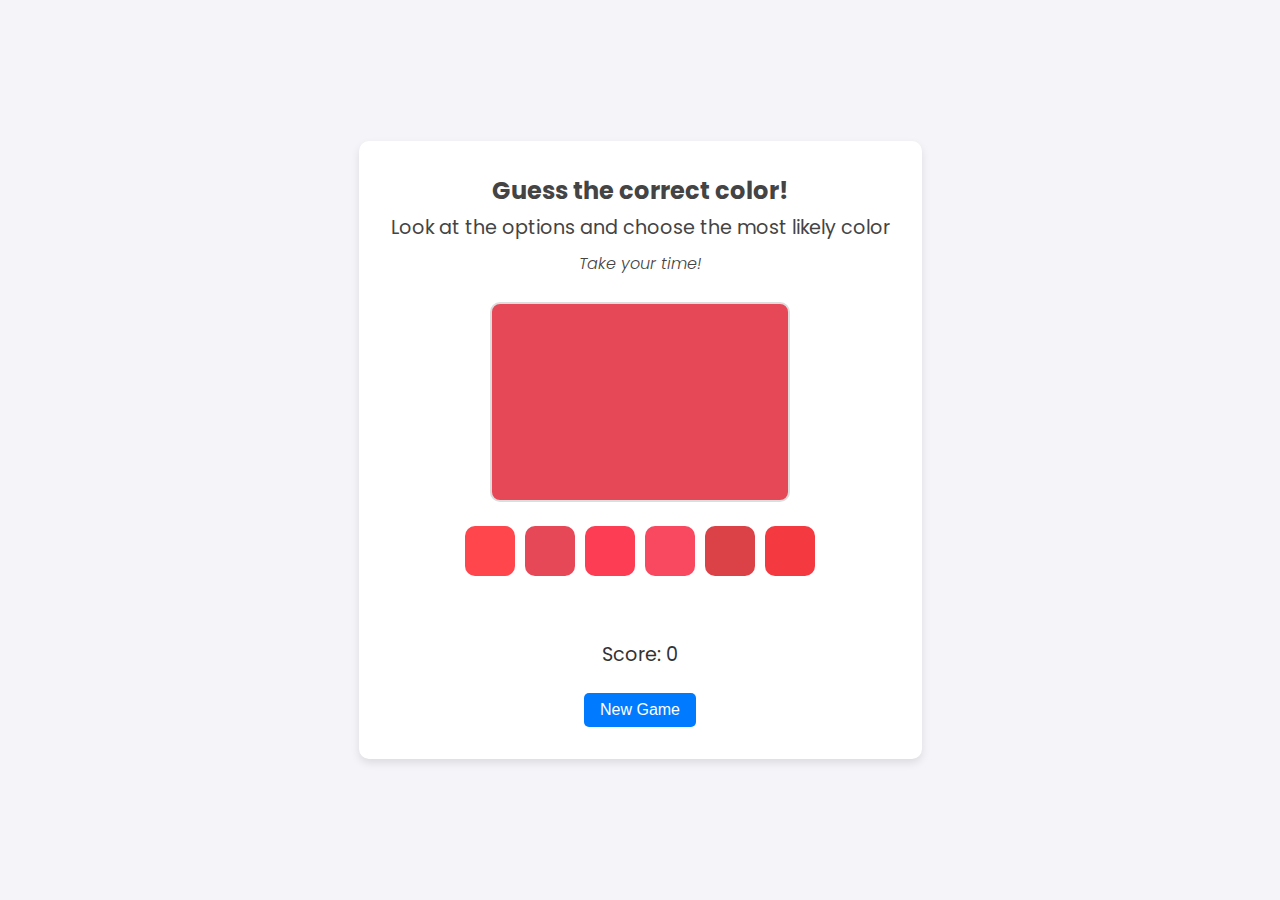
<file: hng-stage-1/index.html>
<!DOCTYPE html>
<html lang="en">

<head>
    <meta charset="UTF-8">
    <meta name="viewport" content="width=device-width, initial-scale=1.0">
    <meta name="theme-color" content="#000000" />
    <link
        href="https://fonts.googleapis.com/css2?family=Poppins:ital,wght@0,100;0,200;0,300;0,400;0,500;0,600;0,700;0,800;0,900;1,100;1,200;1,300;1,400;1,500;1,600;1,700;1,800;1,900&family=Roboto:ital,wght@0,100;0,300;0,400;0,500;0,700;0,900;1,100;1,300;1,400;1,500;1,700;1,900&display=swap"
        rel="stylesheet">
    <title>Color Guessing Game</title>
    <link rel="stylesheet" href="style.css">
</head>

<body>
    <div class="game-container">
        <h1 data-testid="gameInstructions">Guess the correct color!<br><span>Look at the options and choose the most likely color<br><i>Take your time!</i></i></span></h1>

        <div class="color-box" data-testid="colorBox"></div>

        <div class="color-options">
            <button class="color-btn" data-testid="colorOption" id="color1"></button>
            <button class="color-btn" data-testid="colorOption" id="color2"></button>
            <button class="color-btn" data-testid="colorOption" id="color3"></button>
            <button class="color-btn" data-testid="colorOption" id="color4"></button>
            <button class="color-btn" data-testid="colorOption" id="color5"></button>
            <button class="color-btn" data-testid="colorOption" id="color6"></button>
        </div>

        <div class="game-status" data-testid="gameStatus"></div>

        <div class="score" data-testid="score">Score: 0</div>

        <button class="new-game-btn" data-testid="newGameButton">New Game</button>
    </div>

    <script src="script.js"></script>
</body>

</html>
</file>
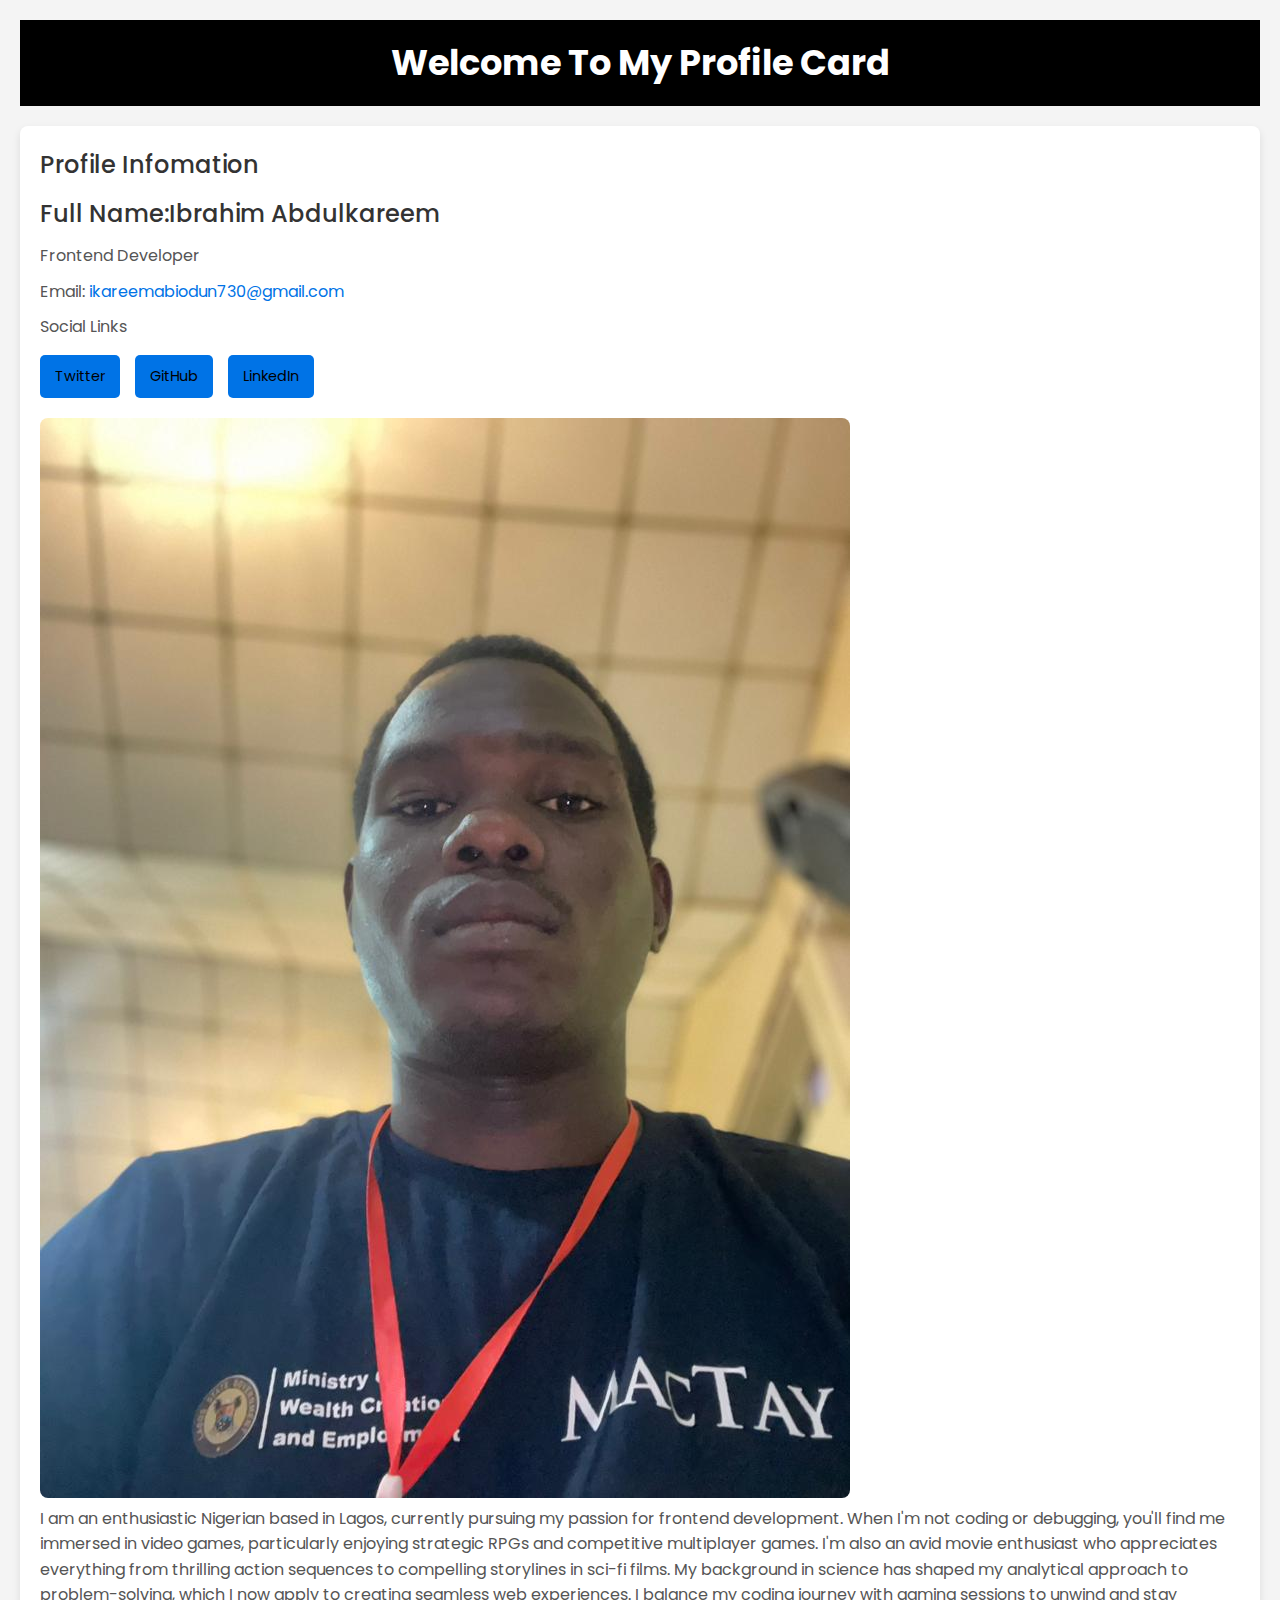
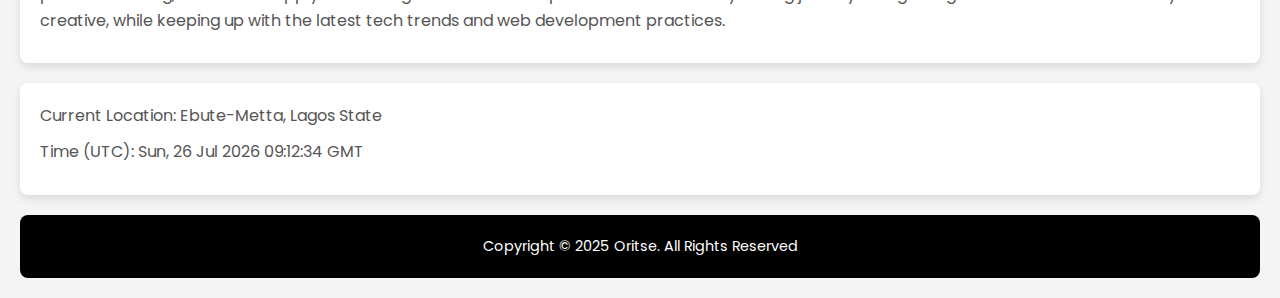
<file: HNG-TASK-0/index.html>
<!DOCTYPE html>
<html lang="en">

<head>
    <meta charset="UTF-8">
    <meta name="viewport" content="width=device-width, initial-scale=1.0">
    <link rel="stylesheet" href="style.css">
    <script src="script.js"></script>
    <meta name="theme-color" content="#000000" />
    <link
        href="https://fonts.googleapis.com/css2?family=Poppins:ital,wght@0,100;0,200;0,300;0,400;0,500;0,600;0,700;0,800;0,900;1,100;1,200;1,300;1,400;1,500;1,600;1,700;1,800;1,900&family=Roboto:ital,wght@0,100;0,300;0,400;0,500;0,700;0,900;1,100;1,300;1,400;1,500;1,700;1,900&display=swap"
        rel="stylesheet">
    <title>My Profile Card</title>
</head>

<body>
    <header>
        <h1 class="h1text" style="text-align: center">Welcome To My Profile Card</h1>
    </header>
    <section class="sect">
        <h2 class="sectInfo">
            Profile Infomation
        </h2>
        <h2>
            Full Name:<span data-testid="fullName" class="fullName">Ibrahim Abdulkareem
            </span>
        </h2>
        <p data-testid="jobTitle"><span>Frontend Developer</span></p>
        <p>Email: <a href="mailto:ikareemabiodun730@gmail.com" rel="noreferrer" target="_blank"
                data-testid="slackEmail">ikareemabiodun730@gmail.com</a></p>
        <p data-testid="socialLinks">Social Links</p>
        <div class="social-links">
            <a href="https://twitter.com/oritse__success" target="_blank" rel="noreferrer" class="social-link">
                Twitter
            </a>
            <a href="https://github.com/oritise1" target="_blank" rel="noreferrer" class="social-link">
                GitHub
            </a>
            <a href="https://www.linkedin.com/in/ibrahim-abdulkareem-9530161a2?utm_source=share&utm_campaign=share_via&utm_content=profile&utm_medium=ios_app" target="_blank" rel="noreferrer" class="social-link">
                LinkedIn
            </a>
        </div>
        <img src="image.jpg" alt="no image" data-testid="slackProfilePicture" class="displayImg" />
        <p data-testid="shortBio">
            I am an enthusiastic Nigerian based in Lagos, currently pursuing my passion for frontend development. When I'm not coding or debugging, you'll find me immersed in video games, particularly enjoying strategic RPGs and competitive multiplayer games. I'm also an avid movie enthusiast who appreciates everything from thrilling action sequences to compelling storylines in sci-fi films. My background in science has shaped my analytical approach to problem-solving, which I now apply to creating seamless web experiences. I balance my coding journey with gaming sessions to unwind and stay creative, while keeping up with the latest tech trends and web development practices.</p>
    </section>
    <section class="currentStatus">
        <p>Current Location: <span data-testid="currentLocation">Ebute-Metta, Lagos State</span></p>
        <p id="time">Time (UTC): <span data-testid="currentTimeUTC"></span></p>
    </section>

    <footer class="footer">
        <p class='copy'> Copyright &copy; 2025 Oritse. All Rights Reserved</p>
    </footer>
</body>

</html>
</file>
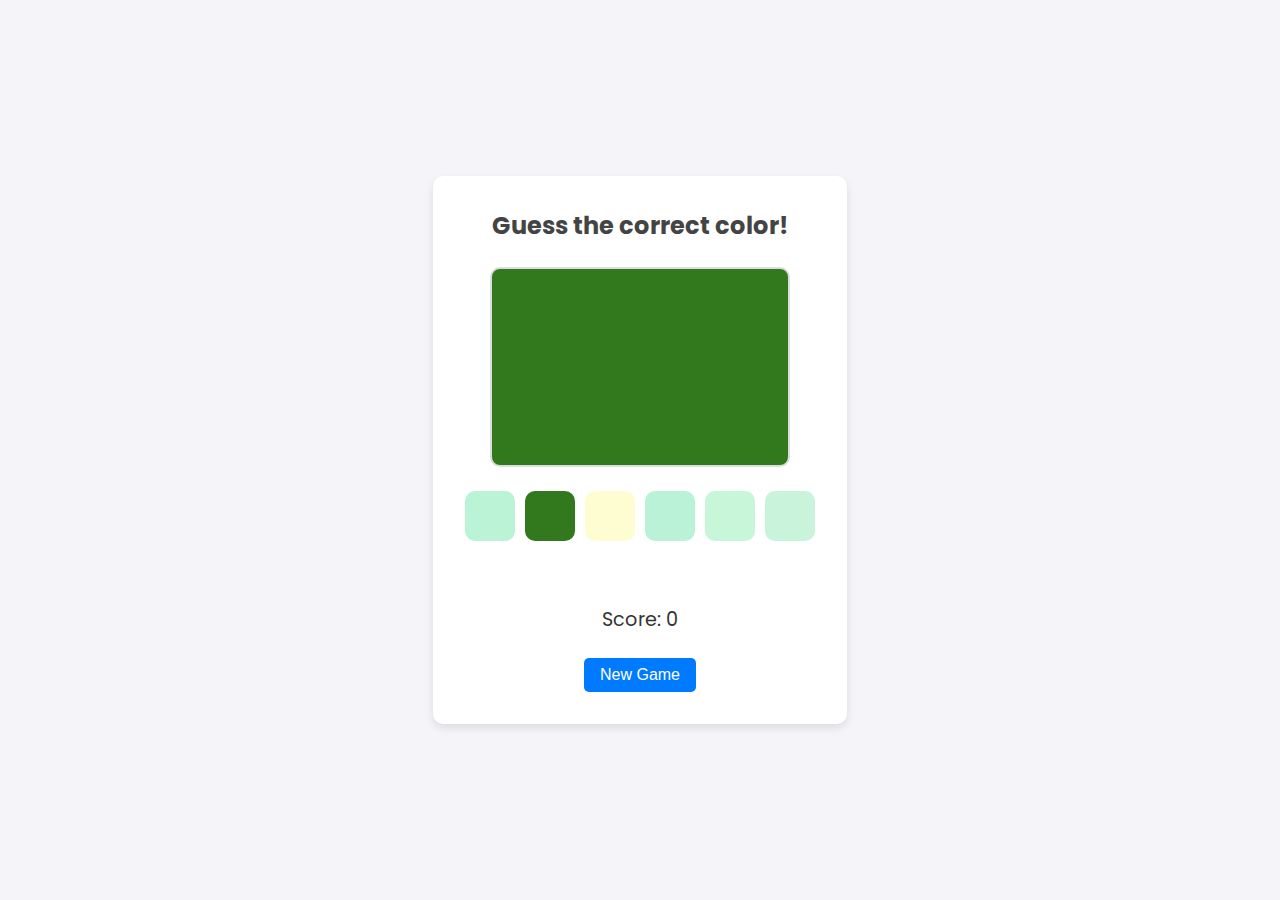
<file: HNG-task-1/index.html>
<!DOCTYPE html>
<html lang="en">

<head>
    <meta charset="UTF-8">
    <meta name="viewport" content="width=device-width, initial-scale=1.0">
    <meta name="theme-color" content="#000000" />
    <link
        href="https://fonts.googleapis.com/css2?family=Poppins:ital,wght@0,100;0,200;0,300;0,400;0,500;0,600;0,700;0,800;0,900;1,100;1,200;1,300;1,400;1,500;1,600;1,700;1,800;1,900&family=Roboto:ital,wght@0,100;0,300;0,400;0,500;0,700;0,900;1,100;1,300;1,400;1,500;1,700;1,900&display=swap"
        rel="stylesheet">
    <title>Color Guessing Game</title>
    <link rel="stylesheet" href="style.css">
</head>

<body>
    <div class="game-container">
        <h1 data-testid="gameInstructions">Guess the correct color!</h1>

        <div class="color-box" data-testid="colorBox"></div>

        <div class="color-options">
            <button class="color-btn" data-testid="colorOption" id="color1"></button>
            <button class="color-btn" data-testid="colorOption" id="color2"></button>
            <button class="color-btn" data-testid="colorOption" id="color3"></button>
            <button class="color-btn" data-testid="colorOption" id="color4"></button>
            <button class="color-btn" data-testid="colorOption" id="color5"></button>
            <button class="color-btn" data-testid="colorOption" id="color6"></button>
        </div>

        <div class="game-status" data-testid="gameStatus"></div>

        <div class="score" data-testid="score">Score: 0</div>

        <button class="new-game-btn" data-testid="newGameButton">New Game</button>
    </div>

    <script src="script.js"></script>
</body>

</html>
</file>
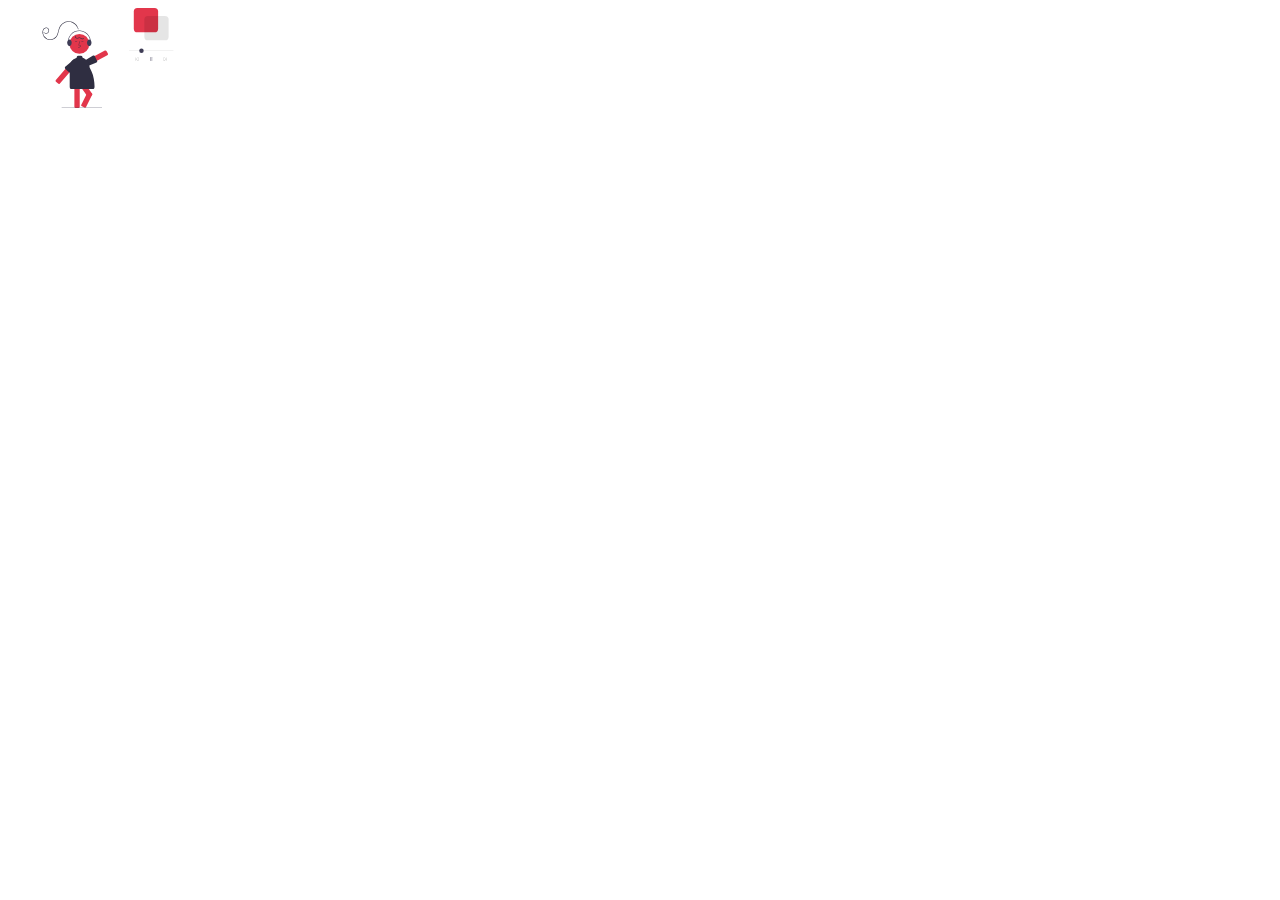
<file: LASG-Mactay/index.html>
<!doctype html>
<html>
<head>
<meta charset="utf-8">
<title>Untitled Document</title>
</head>

<body>
<section class="header">
	<nav>
<a href="https://www.google.com" title="link" target="_blank"><img src="undraw_music_3vas.svg" alt="Music Icon" width=200 height= 100/></a>
		</nav>
	</section>
</body>
</html>
</file>
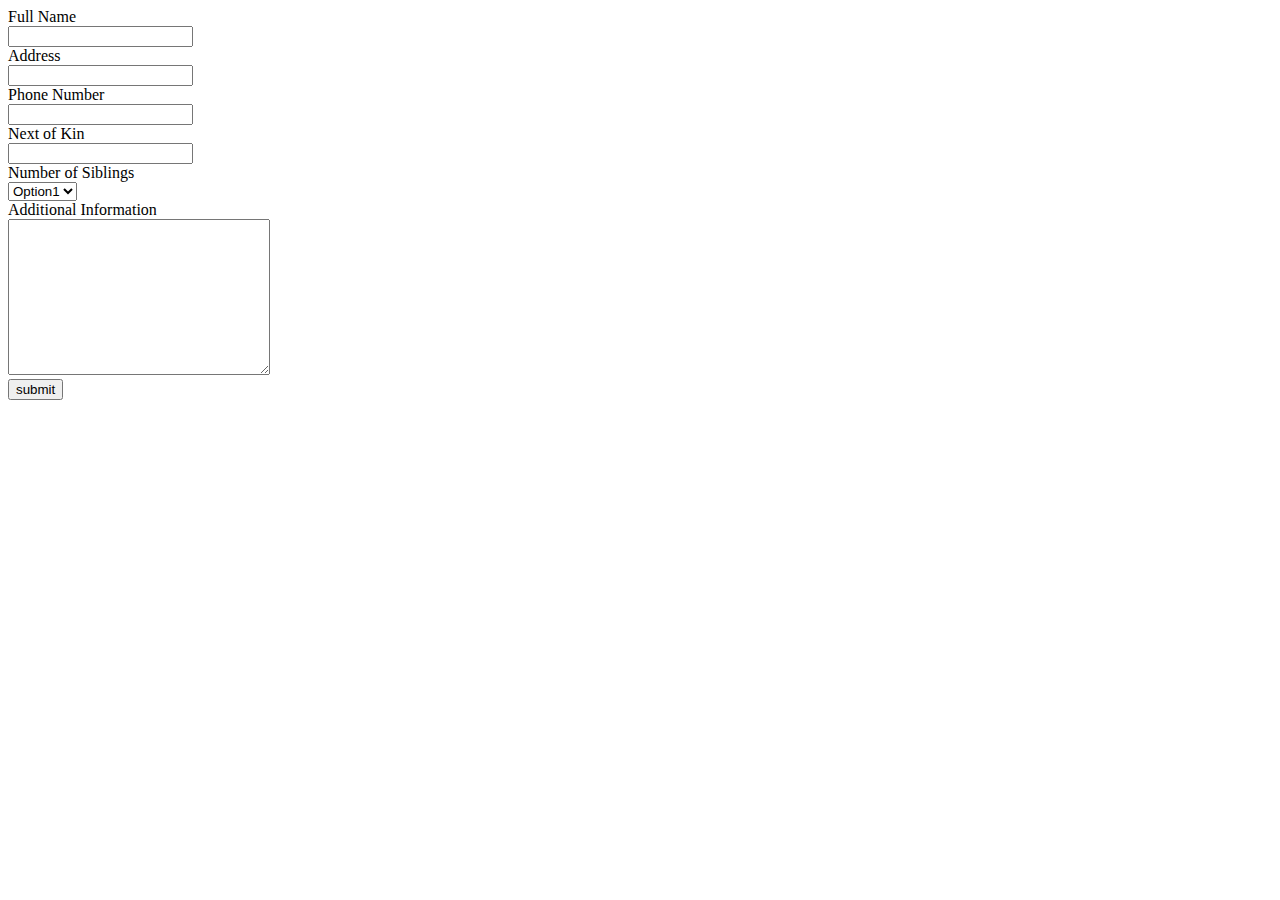
<file: Mactay/index.html>
<!DOCTYPE html>
<html lang="en">
<head>
    <meta charset="UTF-8">
    <meta name="viewport" content="width=device-width, initial-scale=1.0">
    <title>Basic HTML Form</title>
</head>
<body>
    <form action="" method="post">
        <label for="fname">Full Name</label><br>
        <input type="text" name="fname" id="fname"><br>
        <label for="lname">Address</label><br>
        <input type="text" name="lname" id="lname"><br>
        <label for="pnumber">Phone Number</label><br>
        <input type="text" name="pnumber" id="pnumber"><br>
        <label for="nxt">Next of Kin</label><br>
        <input type="text" name="nxt" id="nxt"><br>
        <label for="selct">Number of Siblings</label><br>
        <select name="selct" id="selct"><br>
            <option value="opt1">Option1</option>
            <option value="opt2">Option2</option>
            <option value="opt3">Option3</option>
            <option value="opt4">Option4</option>
        </select><br>
        <label for="comment">Additional Information</label><br>
        <textarea name="" id="" cols="30" rows="10"></textarea><br>
        <input type="submit" value="submit">
    </form>
</body>
</html>
</file>
<file: hng-stage-1/style.css>
* {
    margin: 0;
    padding: 0;
    box-sizing: border-box;
  }
  body {
    font-family: 'Poppins', sans-serif;
    background-color: #f4f4f9;
    color: #333;
    margin: 0;
    padding: 0;
    display: flex;
    justify-content: center;
    align-items: center;
    height: 100vh;
  }
  
  .game-container {
    text-align: center;
    background-color: #fff;
    padding: 2rem;
    border-radius: 10px;
    box-shadow: 0 4px 8px rgba(0, 0, 0, 0.1);
  }
  
  h1 {
    font-size: 1.5rem;
    margin-bottom: 1.5rem;
    color: #444;
  }
  h1 span {
    font-size: 1.2rem;
    font-weight: 400;
    margin-bottom: 1.5rem;
    color: #444;
  }
  h1 i {
    font-size: 1rem;
    font-weight: 300;
    margin-bottom: 1.5rem;
    color: #444;
  }
  .color-box {
    width: 300px;
    height: 200px;
    margin: 0 auto 1.5rem;
    border: 2px solid #ddd;
    border-radius: 10px;
    background-color: #fff;
  }
  
  .color-options {
    display: flex;
    justify-content: center;
    gap: 10px;
    margin-bottom: 1.5rem;
  }
  
  .color-btn {
    width: 50px;
    height: 50px;
    border: none;
    border-radius: 10px;
    cursor: pointer;
    transition: transform 0.2s ease, box-shadow 0.2s ease;
  }
  
  .color-btn:hover {
    transform: scale(1.1);
    box-shadow: 0 4px 8px rgba(0, 0, 0, 0.2);
  }
  
  .game-status {
    font-size: 1.2rem;
    margin-bottom: 1rem;
    height: 24px;
  }
  
  .score {
    font-size: 1.2rem;
    margin-bottom: 1.5rem;
  }
  
  .new-game-btn {
    padding: 0.5rem 1rem;
    font-size: 1rem;
    color: #fff;
    background-color: #007bff;
    border: none;
    border-radius: 5px;
    cursor: pointer;
    transition: background-color 0.2s ease;
  }
  
  .new-game-btn:hover {
    background-color: #0056b3;
  }
  
  /* Animations */
  @keyframes fadeOut {
    from {
        opacity: 1;
    }
    to {
        opacity: 0;
    }
  }
  
  @keyframes celebrate {
    0% {
        transform: scale(1);
    }
    50% {
        transform: scale(1.2);
    }
    100% {
        transform: scale(1);
    }
  }
  
  .fade-out {
    animation: fadeOut 0.5s ease-in-out forwards;
  }
  
  .celebrate {
    animation: celebrate 0.5s ease-in-out;
  }
</file>
<file: HNG-TASK-0/style.css>
* {
  margin: 0;
  padding: 0;
  box-sizing: border-box;
}

body {
  font-family: "Poppins", sans-serif;
  background-color: #f4f4f4;
  color: #333;
  line-height: 1.6;
  padding: 20px;
}

header {
  background-color: #000000;
  color: #ffffff;
  padding: 15px 0;
  text-align: center;
  margin-bottom: 20px;
}

header .h1text {
  font-size: 2.2rem;
  font-weight: 700;
}

.sect {
  background-color: #ffffff;
  padding: 20px;
  border-radius: 8px;
  box-shadow: 0 4px 8px rgba(0, 0, 0, 0.1);
  margin-bottom: 20px;
}

.sectInfo {
  font-size: 1.8rem;
  font-weight: 600;
  margin-bottom: 20px;
  color: #000000;
}

.sect h2 {
  font-size: 1.5rem;
  font-weight: 500;
  margin-bottom: 10px;
  color: #333;
}

.sect p {
  font-size: 1rem;
  margin-bottom: 10px;
  color: #555;
}

.sect a {
  color: #0073e6;
  text-decoration: none;
}

.sect a:hover {
  text-decoration: underline;
}

.social-links {
  display: flex;
  gap: 15px;
  margin-top: 15px;
}
.social-links a {
  text-decoration: none;
  color: #000;
}
.social-link {
  background-color: #0073e6;
  padding: 10px 15px;
  border-radius: 5px;
  text-decoration: none;
  font-size: 0.9rem;
  transition: background-color 0.3s ease;
}

.social-link:hover {
  background-color: #005bb5;
}

.displayImg {
  max-width: 100%;
  height: auto;
  border-radius: 8px;
  margin-top: 20px;
}

.currentStatus {
  background-color: #ffffff;
  padding: 20px;
  border-radius: 8px;
  box-shadow: 0 4px 8px rgba(0, 0, 0, 0.1);
  margin-bottom: 20px;
}

.currentStatus p {
  font-size: 1rem;
  margin-bottom: 10px;
  color: #555;
}

.footer {
  text-align: center;
  padding: 20px;
  background-color: #000000;
  color: #ffffff;
  border-radius: 8px;
  margin-top: 20px;
}

.footer .copy {
  font-size: 0.9rem;
}

@media (max-width: 768px) {
  header .h1text {
    font-size: 2rem;
  }

  .sectInfo {
    font-size: 1.5rem;
  }

  .sect h2 {
    font-size: 1.3rem;
  }

  .sect p {
    font-size: 0.9rem;
  }

  .social-links {
    flex-direction: column;
    align-items: flex-start;
  }

  .social-link {
    width: 100%;
    text-align: center;
  }
}

@media (max-width: 480px) {
  header .h1text {
    font-size: 1.8rem;
  }

  .sectInfo {
    font-size: 1.3rem;
  }

  .sect h2 {
    font-size: 1.2rem;
  }

  .sect p {
    font-size: 0.85rem;
  }

  .footer .copy {
    font-size: 0.8rem;
  }
}
</file>
<file: HNG-task-1/style.css>
* {
  margin: 0;
  padding: 0;
  box-sizing: border-box;
}
body {
  font-family: 'Poppins', sans-serif;
  background-color: #f4f4f9;
  color: #333;
  margin: 0;
  padding: 0;
  display: flex;
  justify-content: center;
  align-items: center;
  height: 100vh;
}

.game-container {
  text-align: center;
  background-color: #fff;
  padding: 2rem;
  border-radius: 10px;
  box-shadow: 0 4px 8px rgba(0, 0, 0, 0.1);
}

h1 {
  font-size: 1.5rem;
  margin-bottom: 1.5rem;
  color: #444;
}

.color-box {
  width: 300px;
  height: 200px;
  margin: 0 auto 1.5rem;
  border: 2px solid #ddd;
  border-radius: 10px;
  background-color: #fff;
}

.color-options {
  display: flex;
  justify-content: center;
  gap: 10px;
  margin-bottom: 1.5rem;
}

.color-btn {
  width: 50px;
  height: 50px;
  border: none;
  border-radius: 10px;
  cursor: pointer;
  transition: transform 0.2s ease, box-shadow 0.2s ease;
}

.color-btn:hover {
  transform: scale(1.1);
  box-shadow: 0 4px 8px rgba(0, 0, 0, 0.2);
}

.game-status {
  font-size: 1.2rem;
  margin-bottom: 1rem;
  height: 24px;
}

.score {
  font-size: 1.2rem;
  margin-bottom: 1.5rem;
}

.new-game-btn {
  padding: 0.5rem 1rem;
  font-size: 1rem;
  color: #fff;
  background-color: #007bff;
  border: none;
  border-radius: 5px;
  cursor: pointer;
  transition: background-color 0.2s ease;
}

.new-game-btn:hover {
  background-color: #0056b3;
}

/* Animations */
@keyframes fadeOut {
  from {
      opacity: 1;
  }
  to {
      opacity: 0;
  }
}

@keyframes celebrate {
  0% {
      transform: scale(1);
  }
  50% {
      transform: scale(1.2);
  }
  100% {
      transform: scale(1);
  }
}

.fade-out {
  animation: fadeOut 0.5s ease-in-out forwards;
}

.celebrate {
  animation: celebrate 0.5s ease-in-out;
}
</file>
